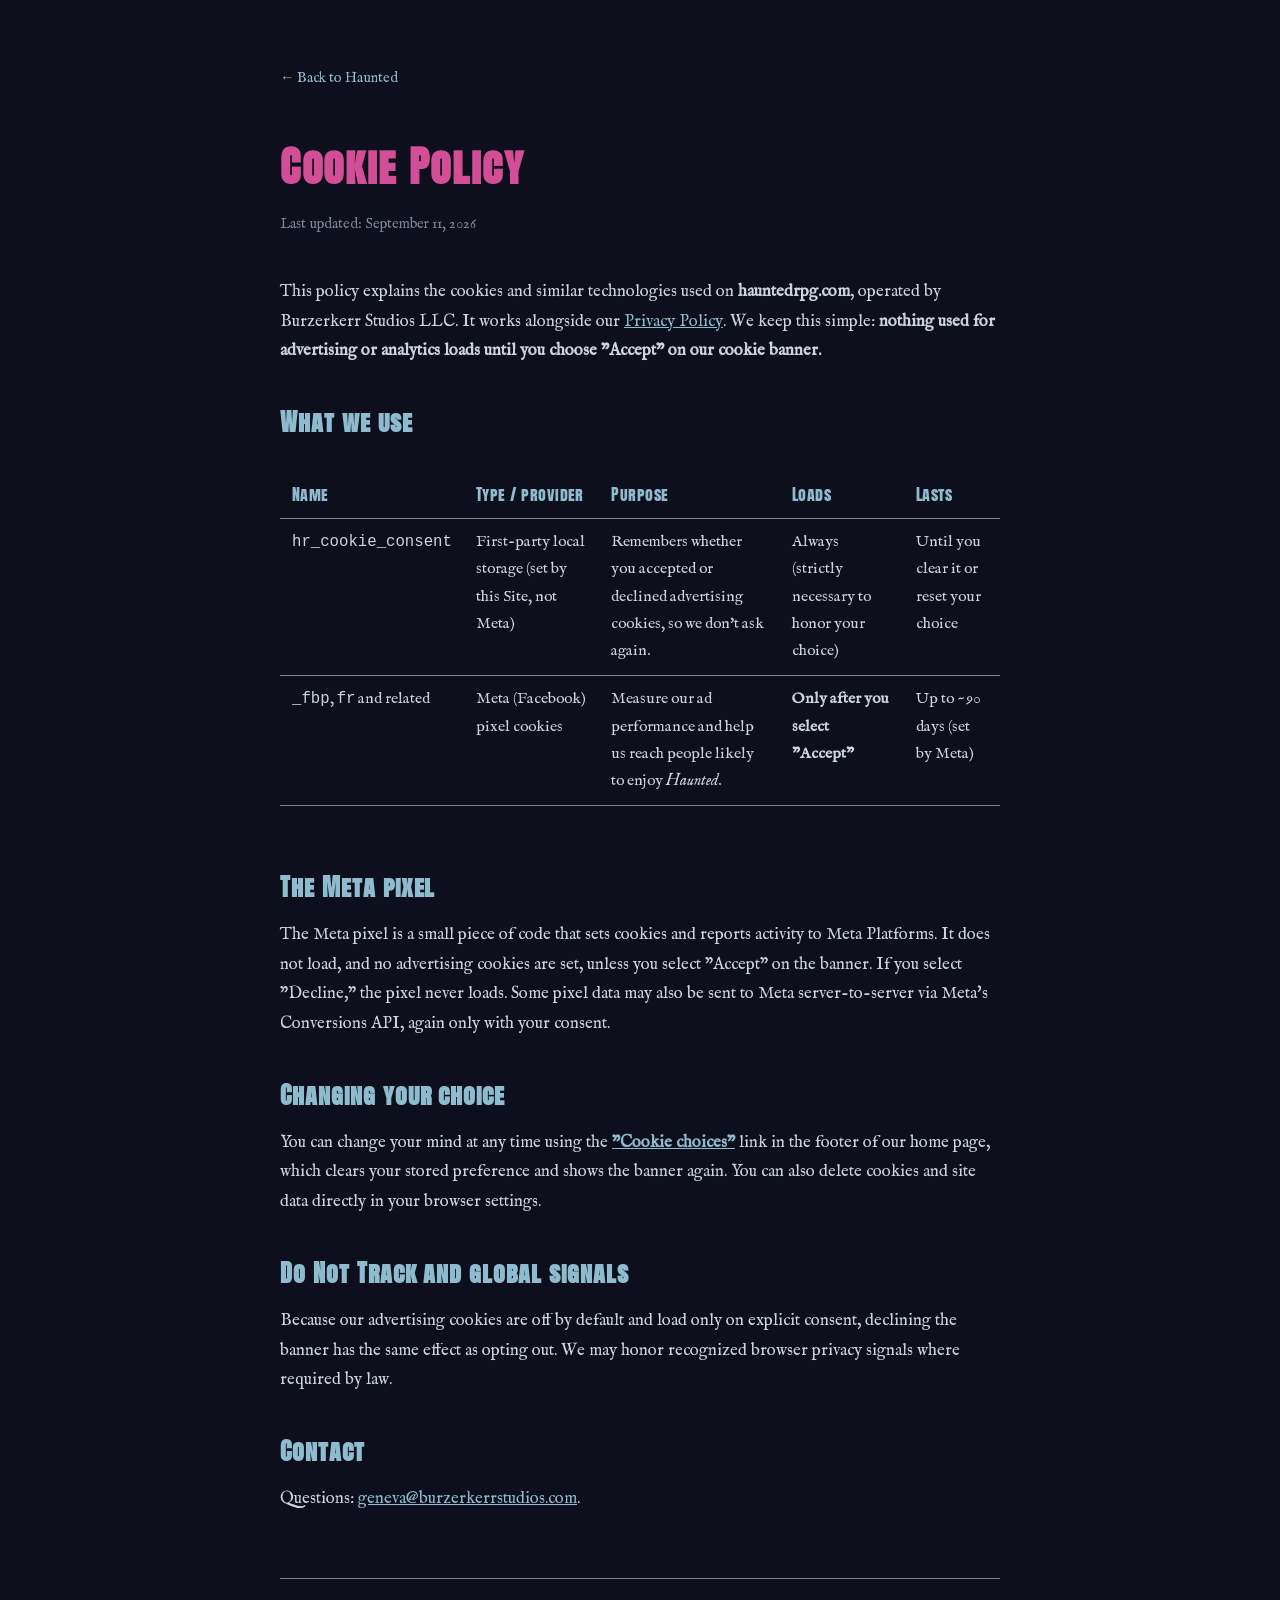
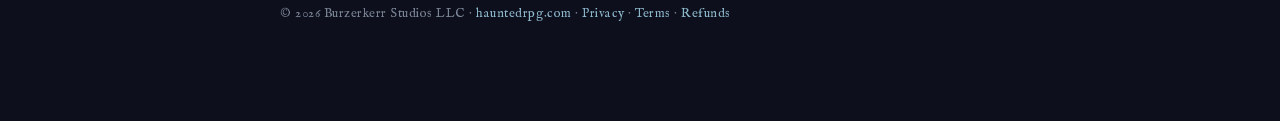
<file: cookies.html>
<!DOCTYPE html>
<html lang="en">
<head>
  <meta charset="UTF-8">
  <meta name="viewport" content="width=device-width, initial-scale=1.0">
  <title>Cookie Policy | Haunted | Burzerkerr Studios</title>
  <meta name="robots" content="noindex">
  <meta name="description" content="Cookie policy for hauntedrpg.com: the consent-gated Meta pixel, the choice we store to remember your preference, and how to change it.">
  <link rel="canonical" href="https://hauntedrpg.com/cookies.html">
  <link rel="preload" href="assets/fonts/im-fell-english-latin-400-normal.woff2" as="font" type="font/woff2" crossorigin>
  <link rel="stylesheet" href="assets/privacy.css?v=20260923">
  <style>
    table.cookies { width:100%; border-collapse:collapse; margin:1rem 0 1.5rem; font-size:0.98rem; }
    table.cookies th, table.cookies td { text-align:left; vertical-align:top; padding:0.6rem 0.75rem; border-bottom:1px solid var(--smoke-grey); }
    table.cookies th { font-family:var(--font-heading); color:var(--ghost-light); letter-spacing:0.03em; font-weight:normal; }
    .table-scroll { overflow-x:auto; }
  </style>
</head>
<body>
  <div class="wrap">
    <a class="back" href="index.html">&larr; Back to Haunted</a>
    <h1>Cookie Policy</h1>
    <p class="updated">Last updated: <time datetime="2026-09-11">September 11, 2026</time></p>

    <p>
      This policy explains the cookies and similar technologies used on <strong>hauntedrpg.com</strong>,
      operated by Burzerkerr Studios LLC. It works alongside our <a href="privacy.html">Privacy Policy</a>.
      We keep this simple: <strong>nothing used for advertising or analytics loads until you choose
      "Accept" on our cookie banner.</strong>
    </p>

    <h2>What we use</h2>
    <div class="table-scroll">
    <table class="cookies">
      <thead>
        <tr><th>Name</th><th>Type / provider</th><th>Purpose</th><th>Loads</th><th>Lasts</th></tr>
      </thead>
      <tbody>
        <tr>
          <td><code>hr_cookie_consent</code></td>
          <td>First-party local storage (set by this Site, not Meta)</td>
          <td>Remembers whether you accepted or declined advertising cookies, so we don't ask again.</td>
          <td>Always (strictly necessary to honor your choice)</td>
          <td>Until you clear it or reset your choice</td>
        </tr>
        <tr>
          <td><code>_fbp</code>, <code>fr</code> and related</td>
          <td>Meta (Facebook) pixel cookies</td>
          <td>Measure our ad performance and help us reach people likely to enjoy <em>Haunted</em>.</td>
          <td><strong>Only after you select "Accept"</strong></td>
          <td>Up to ~90 days (set by Meta)</td>
        </tr>
      </tbody>
    </table>
    </div>

    <h2>The Meta pixel</h2>
    <p>
      The Meta pixel is a small piece of code that sets cookies and reports activity to Meta Platforms.
      It does not load, and no advertising cookies are set, unless you select "Accept" on the banner. If
      you select "Decline," the pixel never loads. Some pixel data may also be sent to Meta
      server-to-server via Meta's Conversions API, again only with your consent.
    </p>

    <h2>Changing your choice</h2>
    <p>
      You can change your mind at any time using the <strong><a href="index.html">"Cookie choices"</a></strong>
      link in the footer of our home page, which clears your stored preference and shows the banner again.
      You can also delete cookies and site data directly in your browser settings.
    </p>

    <h2>Do Not Track and global signals</h2>
    <p>
      Because our advertising cookies are off by default and load only on explicit consent, declining the
      banner has the same effect as opting out. We may honor recognized browser privacy signals where
      required by law.
    </p>

    <h2>Contact</h2>
    <p>Questions: <a href="mailto:geneva@burzerkerrstudios.com">geneva@burzerkerrstudios.com</a>.</p>
  </div>

  <footer class="pagefoot">
    &copy; 2026 Burzerkerr Studios LLC &middot; <a href="index.html">hauntedrpg.com</a> &middot; <a href="privacy.html">Privacy</a> &middot; <a href="terms.html">Terms</a> &middot; <a href="refund.html">Refunds</a>
  </footer>
</body>
</html>
</file>
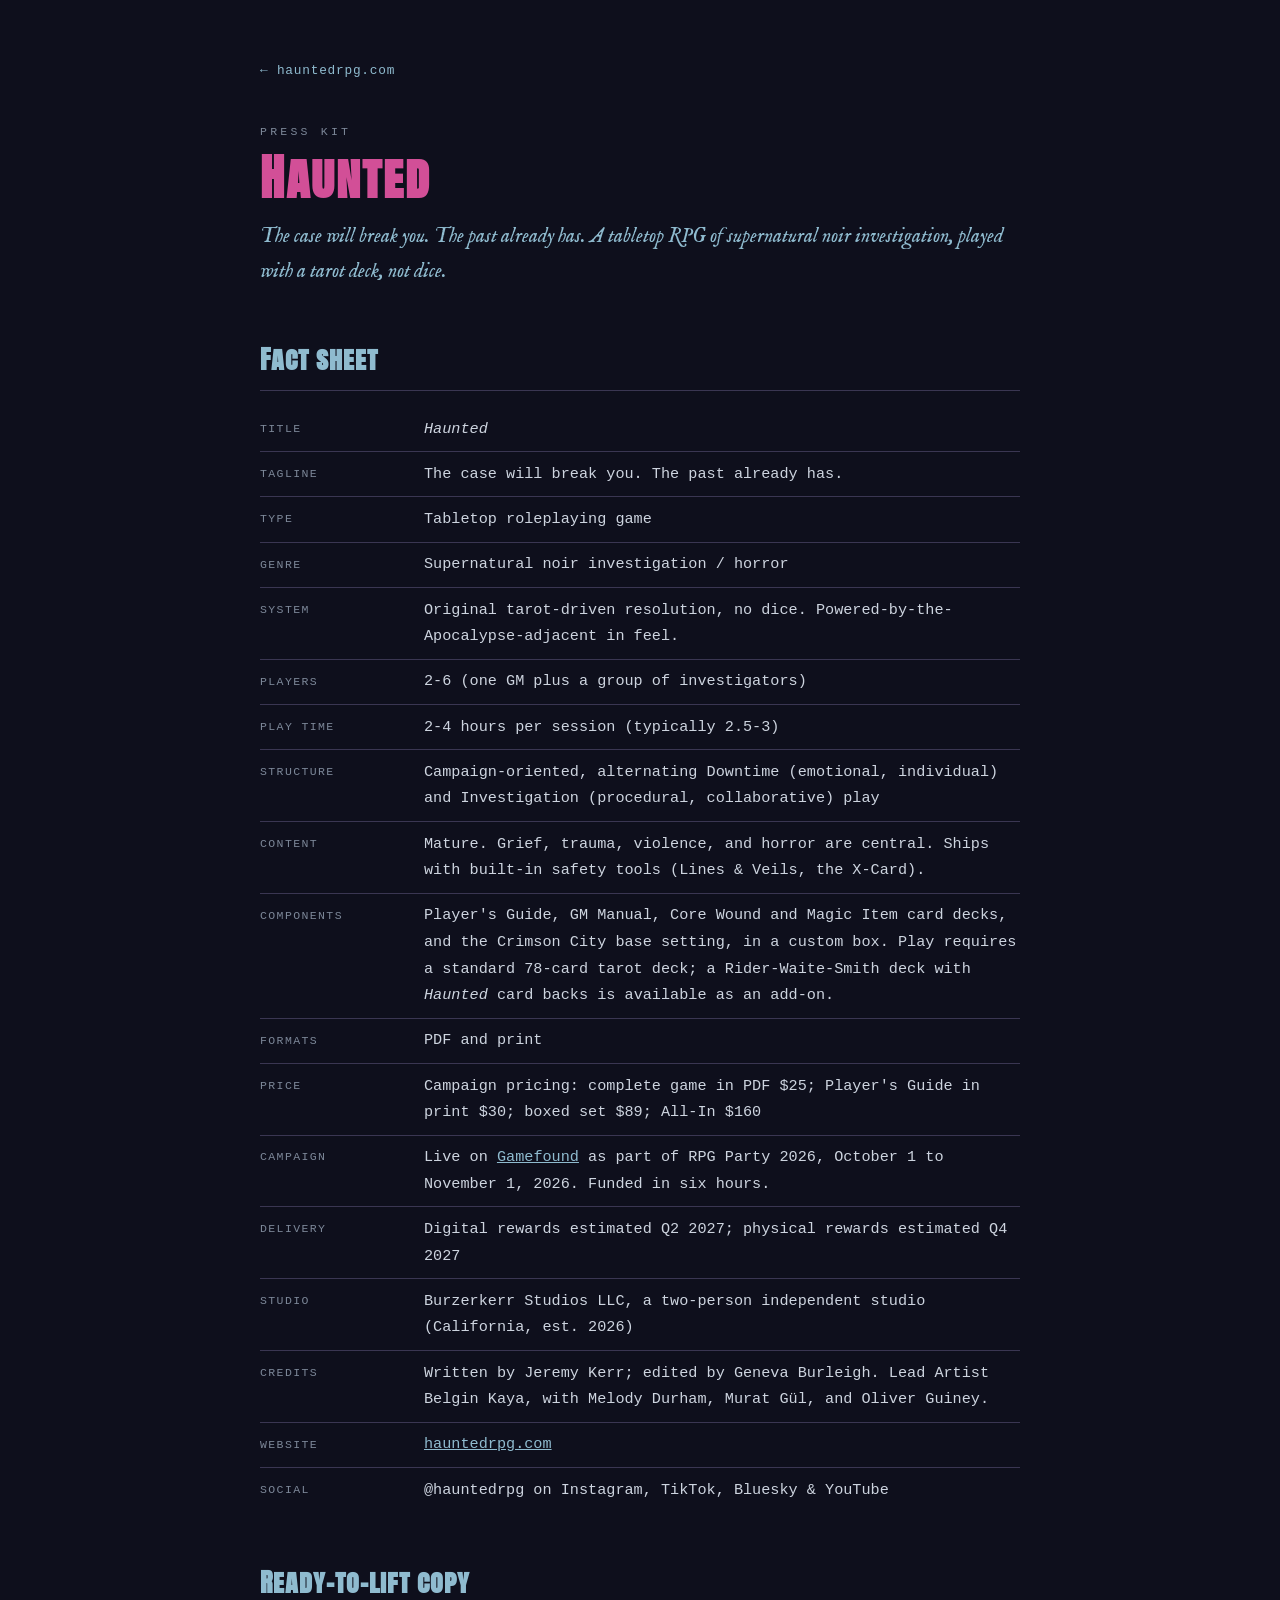
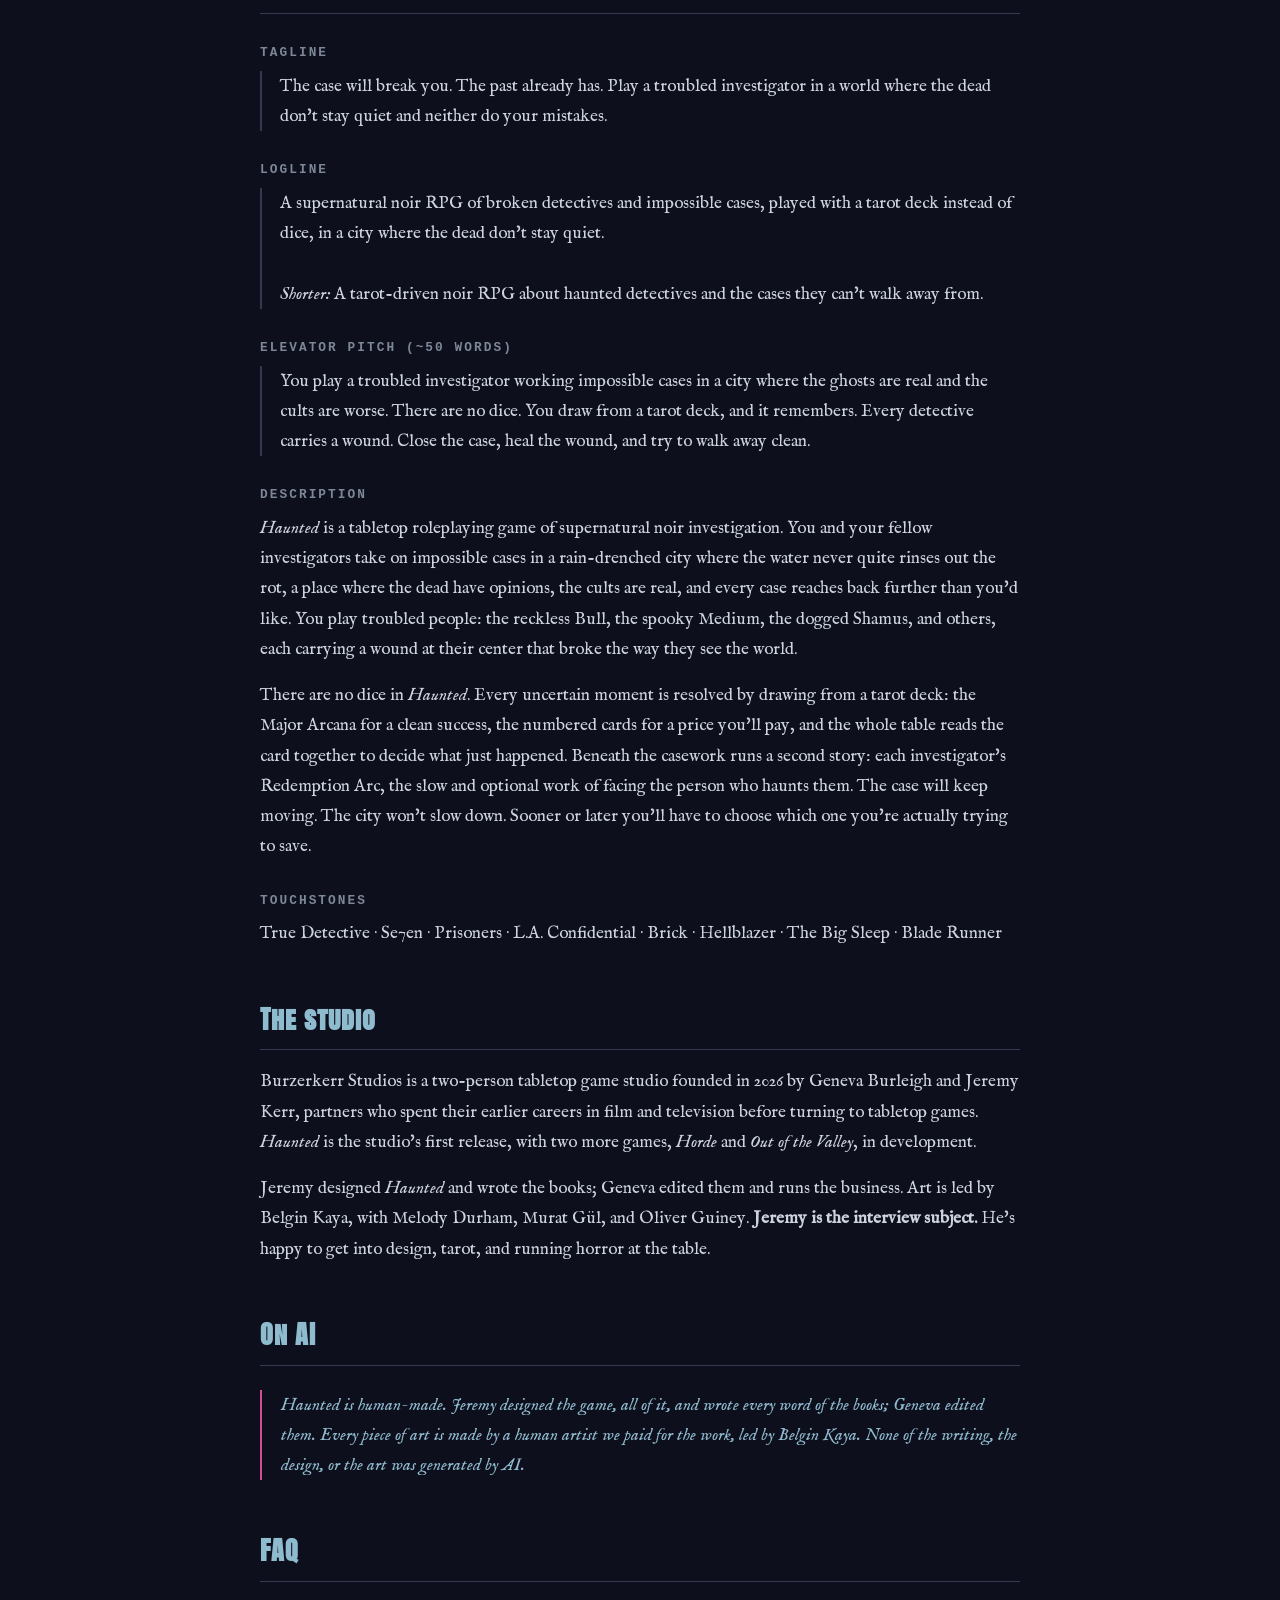
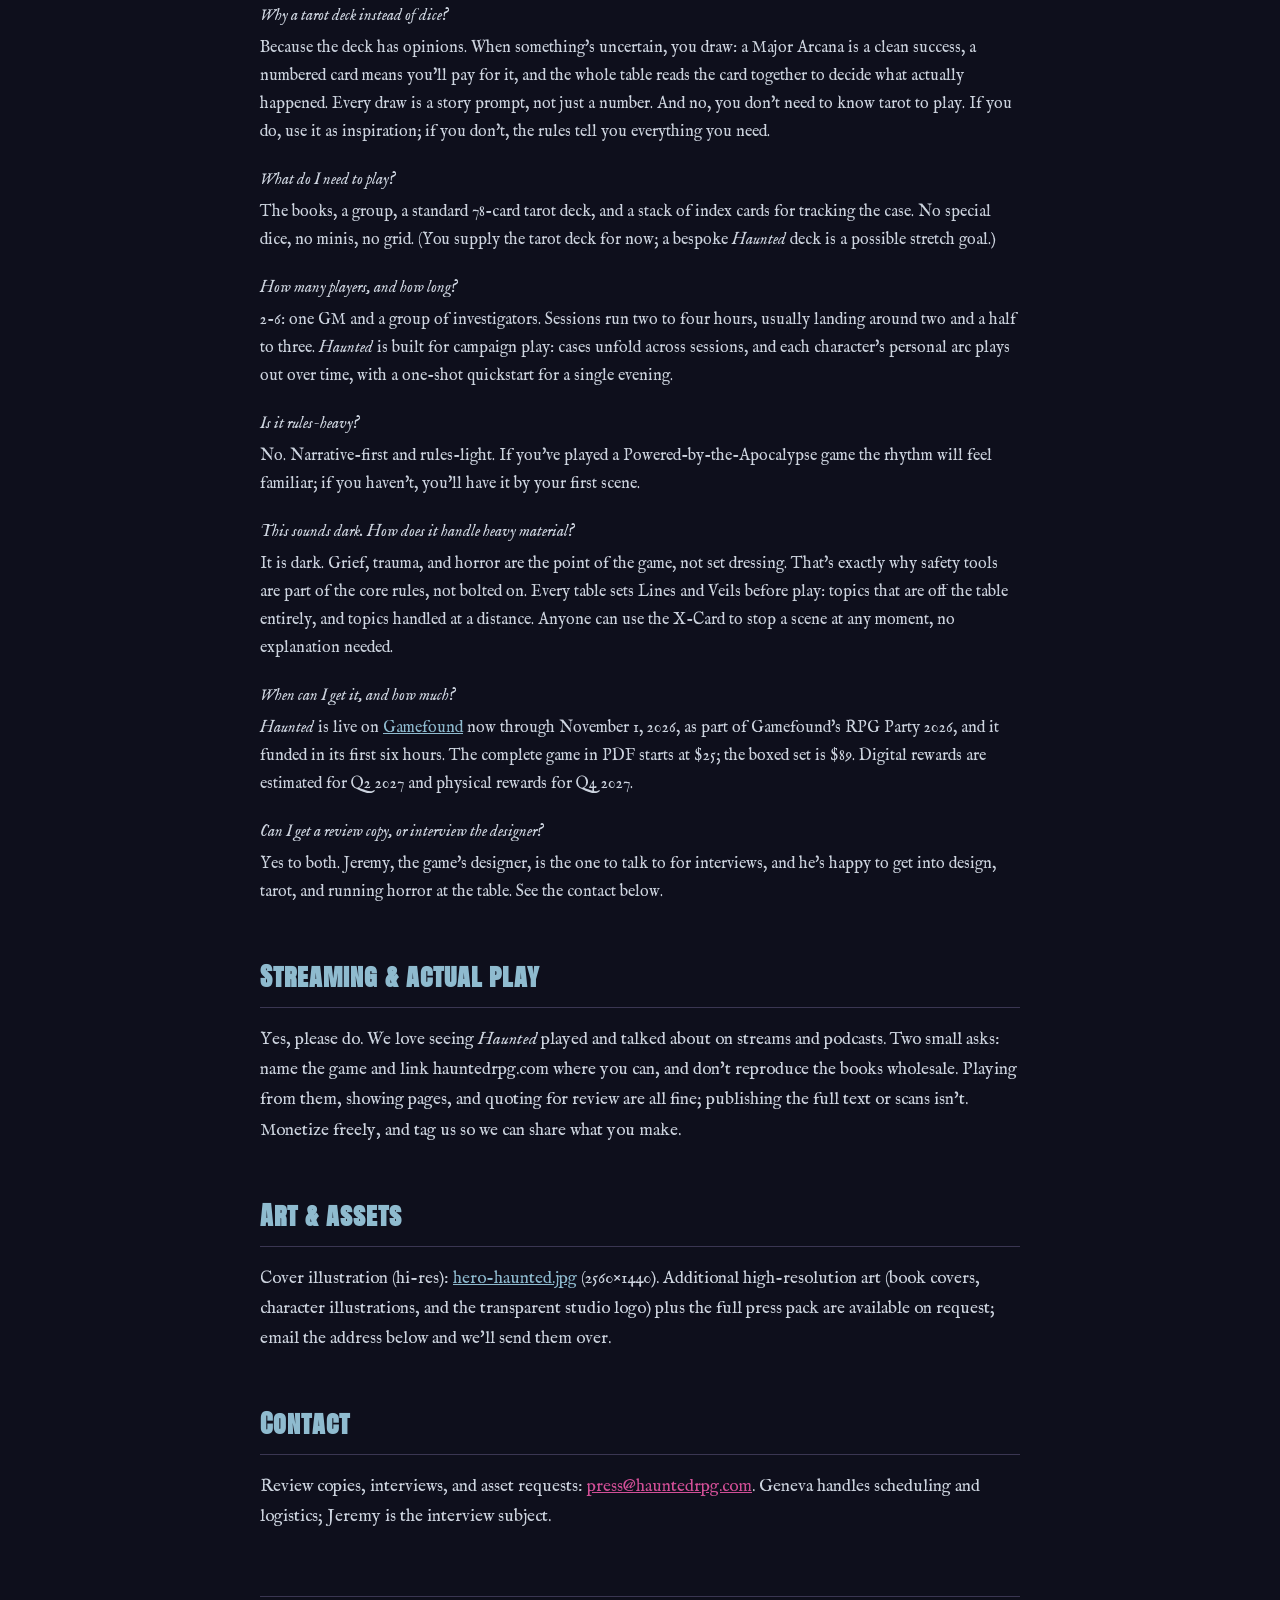
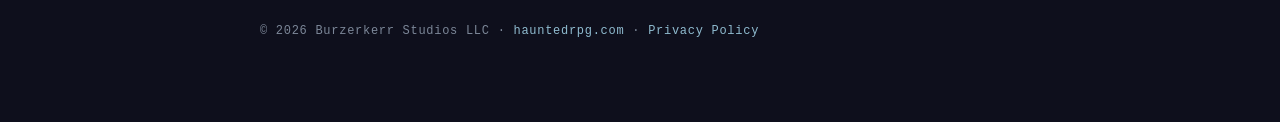
<file: press.html>
<!DOCTYPE html>
<html lang="en">
<head>
  <meta charset="UTF-8">
  <meta name="viewport" content="width=device-width, initial-scale=1.0">
  <title>Press Kit | Haunted | Burzerkerr Studios</title>
  <meta name="description" content="Press kit for Haunted, a tabletop RPG of supernatural noir investigation played with a tarot deck. Fact sheet, ready-to-lift copy, FAQ, credits, and press contact. Live on Gamefound through November 1, 2026.">
  <link rel="canonical" href="https://hauntedrpg.com/press.html">

  <meta property="og:type" content="website">
  <meta property="og:site_name" content="Haunted">
  <meta property="og:url" content="https://hauntedrpg.com/press.html">
  <meta property="og:title" content="Press Kit | Haunted | Burzerkerr Studios">
  <meta property="og:description" content="Fact sheet, ready-to-lift copy, FAQ, credits, and press contact for Haunted, a tarot-driven supernatural noir RPG, live on Gamefound through November 1, 2026.">
  <meta property="og:image" content="https://hauntedrpg.com/assets/hero-haunted.jpg">
  <meta name="twitter:card" content="summary_large_image">
  <meta name="twitter:title" content="Press Kit | Haunted | Burzerkerr Studios">
  <meta name="twitter:description" content="Fact sheet, ready-to-lift copy, FAQ, and press contact for Haunted, a tarot-driven supernatural noir RPG.">
  <meta name="twitter:image" content="https://hauntedrpg.com/assets/hero-haunted.jpg">

  <link rel="preload" href="assets/fonts/im-fell-english-latin-400-normal.woff2" as="font" type="font/woff2" crossorigin>
  <link rel="stylesheet" href="press.css?v=20260923">

  <!-- Freshness signals for AI/search crawlers -->
  <meta property="article:published_time" content="2026-08-23T00:00:00Z">
  <meta property="article:modified_time" content="2026-08-23T00:00:00Z">

  <!-- Structured data: machine-readable facts for search + AI assistants -->
  <script type="application/ld+json">
  {
    "@context": "https://schema.org",
    "@graph": [
      {
        "@type": "Organization",
        "@id": "https://hauntedrpg.com/#studio",
        "name": "Burzerkerr Studios LLC",
        "url": "https://hauntedrpg.com/",
        "sameAs": [
          "https://instagram.com/hauntedrpg",
          "https://tiktok.com/@hauntedrpg",
          "https://bsky.app/profile/hauntedrpg.bsky.social",
          "https://www.youtube.com/@HauntedRPG"
        ]
      },
      {
        "@type": "WebPage",
        "@id": "https://hauntedrpg.com/press.html",
        "name": "Press Kit | Haunted",
        "url": "https://hauntedrpg.com/press.html",
        "about": { "@id": "https://hauntedrpg.com/#studio" },
        "isPartOf": { "@id": "https://hauntedrpg.com/" }
      },
      {
        "@type": "FAQPage",
        "@id": "https://hauntedrpg.com/press.html#faq",
        "mainEntity": [
          {
            "@type": "Question",
            "name": "Why a tarot deck instead of dice?",
            "acceptedAnswer": {
              "@type": "Answer",
              "text": "Because the deck has opinions. When something's uncertain, you draw: a Major Arcana is a clean success, a numbered card means you'll pay for it, and the whole table reads the card together to decide what actually happened. Every draw is a story prompt, not just a number. And no, you don't need to know tarot to play. If you do, use it as inspiration; if you don't, the rules tell you everything you need."
            }
          },
          {
            "@type": "Question",
            "name": "What do I need to play?",
            "acceptedAnswer": {
              "@type": "Answer",
              "text": "The books, a group, a standard 78-card tarot deck, and a stack of index cards for tracking the case. No special dice, no minis, no grid. (You supply the tarot deck for now; a bespoke Haunted deck is a possible stretch goal.)"
            }
          },
          {
            "@type": "Question",
            "name": "How many players, and how long?",
            "acceptedAnswer": {
              "@type": "Answer",
              "text": "2-6: one GM and a group of investigators. Sessions run two to four hours, usually landing around two and a half to three. Haunted is built for campaign play: cases unfold across sessions, and each character's personal arc plays out over time, with a one-shot quickstart for a single evening."
            }
          },
          {
            "@type": "Question",
            "name": "Is it rules-heavy?",
            "acceptedAnswer": {
              "@type": "Answer",
              "text": "No. Narrative-first and rules-light. If you've played a Powered-by-the-Apocalypse game the rhythm will feel familiar; if you haven't, you'll have it by your first scene."
            }
          },
          {
            "@type": "Question",
            "name": "This sounds dark. How does it handle heavy material?",
            "acceptedAnswer": {
              "@type": "Answer",
              "text": "It is dark. Grief, trauma, and horror are the point of the game, not set dressing. That's exactly why safety tools are part of the core rules, not bolted on. Every table sets Lines and Veils before play: topics that are off the table entirely, and topics handled at a distance. Anyone can use the X-Card to stop a scene at any moment, no explanation needed."
            }
          },
          {
            "@type": "Question",
            "name": "When can I get it, and how much?",
            "acceptedAnswer": {
              "@type": "Answer",
              "text": "Haunted is live on Gamefound now through November 1, 2026, as part of Gamefound's RPG Party 2026, and it funded in its first six hours. The complete game in PDF starts at $25; the boxed set is $89."
            }
          },
          {
            "@type": "Question",
            "name": "Can I get a review copy, or interview the designer?",
            "acceptedAnswer": {
              "@type": "Answer",
              "text": "Yes to both. Jeremy, the game's designer, is the one to talk to for interviews, and he's happy to get into design, tarot, and running horror at the table."
            }
          }
        ]
      }
    ]
  }
  </script>
</head>
<body>
  <div class="wrap">
    <a class="back" href="index.html">← hauntedrpg.com</a>

    <p class="eyebrow">Press Kit</p>
    <h1>Haunted</h1>
    <p class="lede">The case will break you. The past already has. A tabletop RPG of supernatural noir investigation, played with a tarot deck, not dice.</p>

    <!-- ============================ FACT SHEET ============================ -->
    <h2>Fact sheet</h2>
    <dl class="facts">
      <div><dt>Title</dt><dd><em>Haunted</em></dd></div>
      <div><dt>Tagline</dt><dd>The case will break you. The past already has.</dd></div>
      <div><dt>Type</dt><dd>Tabletop roleplaying game</dd></div>
      <div><dt>Genre</dt><dd>Supernatural noir investigation / horror</dd></div>
      <div><dt>System</dt><dd>Original tarot-driven resolution, no dice. Powered-by-the-Apocalypse-adjacent in feel.</dd></div>
      <div><dt>Players</dt><dd>2-6 (one GM plus a group of investigators)</dd></div>
      <div><dt>Play time</dt><dd>2-4 hours per session (typically 2.5-3)</dd></div>
      <div><dt>Structure</dt><dd>Campaign-oriented, alternating Downtime (emotional, individual) and Investigation (procedural, collaborative) play</dd></div>
      <div><dt>Content</dt><dd>Mature. Grief, trauma, violence, and horror are central. Ships with built-in safety tools (Lines &amp; Veils, the X-Card).</dd></div>
      <div><dt>Components</dt><dd>Player's Guide, GM Manual, Core Wound and Magic Item card decks, and the Crimson City base setting, in a custom box. Play requires a standard 78-card tarot deck; a Rider-Waite-Smith deck with <em>Haunted</em> card backs is available as an add-on.</dd></div>
      <div><dt>Formats</dt><dd>PDF and print</dd></div>
      <div><dt>Price</dt><dd>Campaign pricing: complete game in PDF $25; Player's Guide in print $30; boxed set $89; All-In $160</dd></div>
      <div><dt>Campaign</dt><dd>Live on <a href="https://gamefound.com/en/projects/burzerkerr-studios/haunted">Gamefound</a> as part of RPG Party 2026, October 1 to November 1, 2026. Funded in six hours.</dd></div>
      <div><dt>Delivery</dt><dd>Digital rewards estimated Q2 2027; physical rewards estimated Q4 2027</dd></div>
      <div><dt>Studio</dt><dd>Burzerkerr Studios LLC, a two-person independent studio (California, est. 2026)</dd></div>
      <div><dt>Credits</dt><dd>Written by Jeremy Kerr; edited by Geneva Burleigh. Lead Artist Belgin Kaya, with Melody Durham, Murat Gül, and Oliver Guiney.</dd></div>
      <div><dt>Website</dt><dd><a href="https://hauntedrpg.com/">hauntedrpg.com</a></dd></div>
      <div><dt>Social</dt><dd>@hauntedrpg on Instagram, TikTok, Bluesky &amp; YouTube</dd></div>
    </dl>

    <!-- ============================ COPY ============================ -->
    <h2>Ready-to-lift copy</h2>

    <h3>Tagline</h3>
    <p class="lift">The case will break you. The past already has. Play a troubled investigator in a world where the dead don't stay quiet and neither do your mistakes.</p>

    <h3>Logline</h3>
    <p class="lift">A supernatural noir RPG of broken detectives and impossible cases, played with a tarot deck instead of dice, in a city where the dead don't stay quiet.<br><br>
    <em>Shorter:</em> A tarot-driven noir RPG about haunted detectives and the cases they can't walk away from.</p>

    <h3>Elevator pitch (~50 words)</h3>
    <p class="lift">You play a troubled investigator working impossible cases in a city where the ghosts are real and the cults are worse. There are no dice. You draw from a tarot deck, and it remembers. Every detective carries a wound. Close the case, heal the wound, and try to walk away clean.</p>

    <h3>Description</h3>
    <p><em>Haunted</em> is a tabletop roleplaying game of supernatural noir investigation. You and your fellow investigators take on impossible cases in a rain-drenched city where the water never quite rinses out the rot, a place where the dead have opinions, the cults are real, and every case reaches back further than you'd like. You play troubled people: the reckless Bull, the spooky Medium, the dogged Shamus, and others, each carrying a wound at their center that broke the way they see the world.</p>
    <p>There are no dice in <em>Haunted</em>. Every uncertain moment is resolved by drawing from a tarot deck: the Major Arcana for a clean success, the numbered cards for a price you'll pay, and the whole table reads the card together to decide what just happened. Beneath the casework runs a second story: each investigator's Redemption Arc, the slow and optional work of facing the person who haunts them. The case will keep moving. The city won't slow down. Sooner or later you'll have to choose which one you're actually trying to save.</p>

    <h3>Touchstones</h3>
    <p>True Detective · Se7en · Prisoners · L.A. Confidential · Brick · Hellblazer · The Big Sleep · Blade Runner</p>

    <!-- ============================ STUDIO ============================ -->
    <h2>The studio</h2>
    <p>Burzerkerr Studios is a two-person tabletop game studio founded in 2026 by Geneva Burleigh and Jeremy Kerr, partners who spent their earlier careers in film and television before turning to tabletop games. <em>Haunted</em> is the studio's first release, with two more games, <em>Horde</em> and <em>Out of the Valley</em>, in development.</p>
    <p>Jeremy designed <em>Haunted</em> and wrote the books; Geneva edited them and runs the business. Art is led by Belgin Kaya, with Melody Durham, Murat Gül, and Oliver Guiney. <strong>Jeremy is the interview subject.</strong> He's happy to get into design, tarot, and running horror at the table.</p>

    <!-- ============================ AI ============================ -->
    <h2>On AI</h2>
    <p class="human-made">Haunted is human-made. Jeremy designed the game, all of it, and wrote every word of the books; Geneva edited them. Every piece of art is made by a human artist we paid for the work, led by Belgin Kaya. None of the writing, the design, or the art was generated by AI.</p>

    <!-- ============================ FAQ ============================ -->
    <h2>FAQ</h2>
    <dl class="faq">
      <dt class="faq-q">Why a tarot deck instead of dice?</dt>
      <dd>Because the deck has opinions. When something's uncertain, you draw: a Major Arcana is a clean success, a numbered card means you'll pay for it, and the whole table reads the card together to decide what actually happened. Every draw is a story prompt, not just a number. And no, you don't need to know tarot to play. If you do, use it as inspiration; if you don't, the rules tell you everything you need.</dd>

      <dt class="faq-q">What do I need to play?</dt>
      <dd>The books, a group, a standard 78-card tarot deck, and a stack of index cards for tracking the case. No special dice, no minis, no grid. (You supply the tarot deck for now; a bespoke <em>Haunted</em> deck is a possible stretch goal.)</dd>

      <dt class="faq-q">How many players, and how long?</dt>
      <dd>2-6: one GM and a group of investigators. Sessions run two to four hours, usually landing around two and a half to three. <em>Haunted</em> is built for campaign play: cases unfold across sessions, and each character's personal arc plays out over time, with a one-shot quickstart for a single evening.</dd>

      <dt class="faq-q">Is it rules-heavy?</dt>
      <dd>No. Narrative-first and rules-light. If you've played a Powered-by-the-Apocalypse game the rhythm will feel familiar; if you haven't, you'll have it by your first scene.</dd>

      <dt class="faq-q">This sounds dark. How does it handle heavy material?</dt>
      <dd>It is dark. Grief, trauma, and horror are the point of the game, not set dressing. That's exactly why safety tools are part of the core rules, not bolted on. Every table sets Lines and Veils before play: topics that are off the table entirely, and topics handled at a distance. Anyone can use the X-Card to stop a scene at any moment, no explanation needed.</dd>

      <dt class="faq-q">When can I get it, and how much?</dt>
      <dd><em>Haunted</em> is live on <a href="https://gamefound.com/en/projects/burzerkerr-studios/haunted">Gamefound</a> now through November 1, 2026, as part of Gamefound's RPG Party 2026, and it funded in its first six hours. The complete game in PDF starts at $25; the boxed set is $89. Digital rewards are estimated for Q2 2027 and physical rewards for Q4 2027.</dd>

      <dt class="faq-q">Can I get a review copy, or interview the designer?</dt>
      <dd>Yes to both. Jeremy, the game's designer, is the one to talk to for interviews, and he's happy to get into design, tarot, and running horror at the table. See the contact below.</dd>
    </dl>

    <!-- ============================ STREAMING ============================ -->
    <h2>Streaming &amp; actual play</h2>
    <p>Yes, please do. We love seeing <em>Haunted</em> played and talked about on streams and podcasts. Two small asks: name the game and link hauntedrpg.com where you can, and don't reproduce the books wholesale. Playing from them, showing pages, and quoting for review are all fine; publishing the full text or scans isn't. Monetize freely, and tag us so we can share what you make.</p>

    <!-- ============================ ASSETS ============================ -->
    <h2>Art &amp; assets</h2>
    <p>Cover illustration (hi-res): <a href="assets/hero-haunted.jpg" download>hero-haunted.jpg</a> (2560×1440). Additional high-resolution art (book covers, character illustrations, and the transparent studio logo) plus the full press pack are available on request; email the address below and we'll send them over.</p>

    <!-- ============================ CONTACT ============================ -->
    <h2>Contact</h2>
    <p class="contact">Review copies, interviews, and asset requests: <a href="mailto:press@hauntedrpg.com">press@hauntedrpg.com</a>. Geneva handles scheduling and logistics; Jeremy is the interview subject.</p>
  </div>

  <footer class="pagefoot">
    © 2026 Burzerkerr Studios LLC · <a href="index.html">hauntedrpg.com</a> · <a href="privacy.html">Privacy Policy</a>
  </footer>
</body>
</html>
</file>
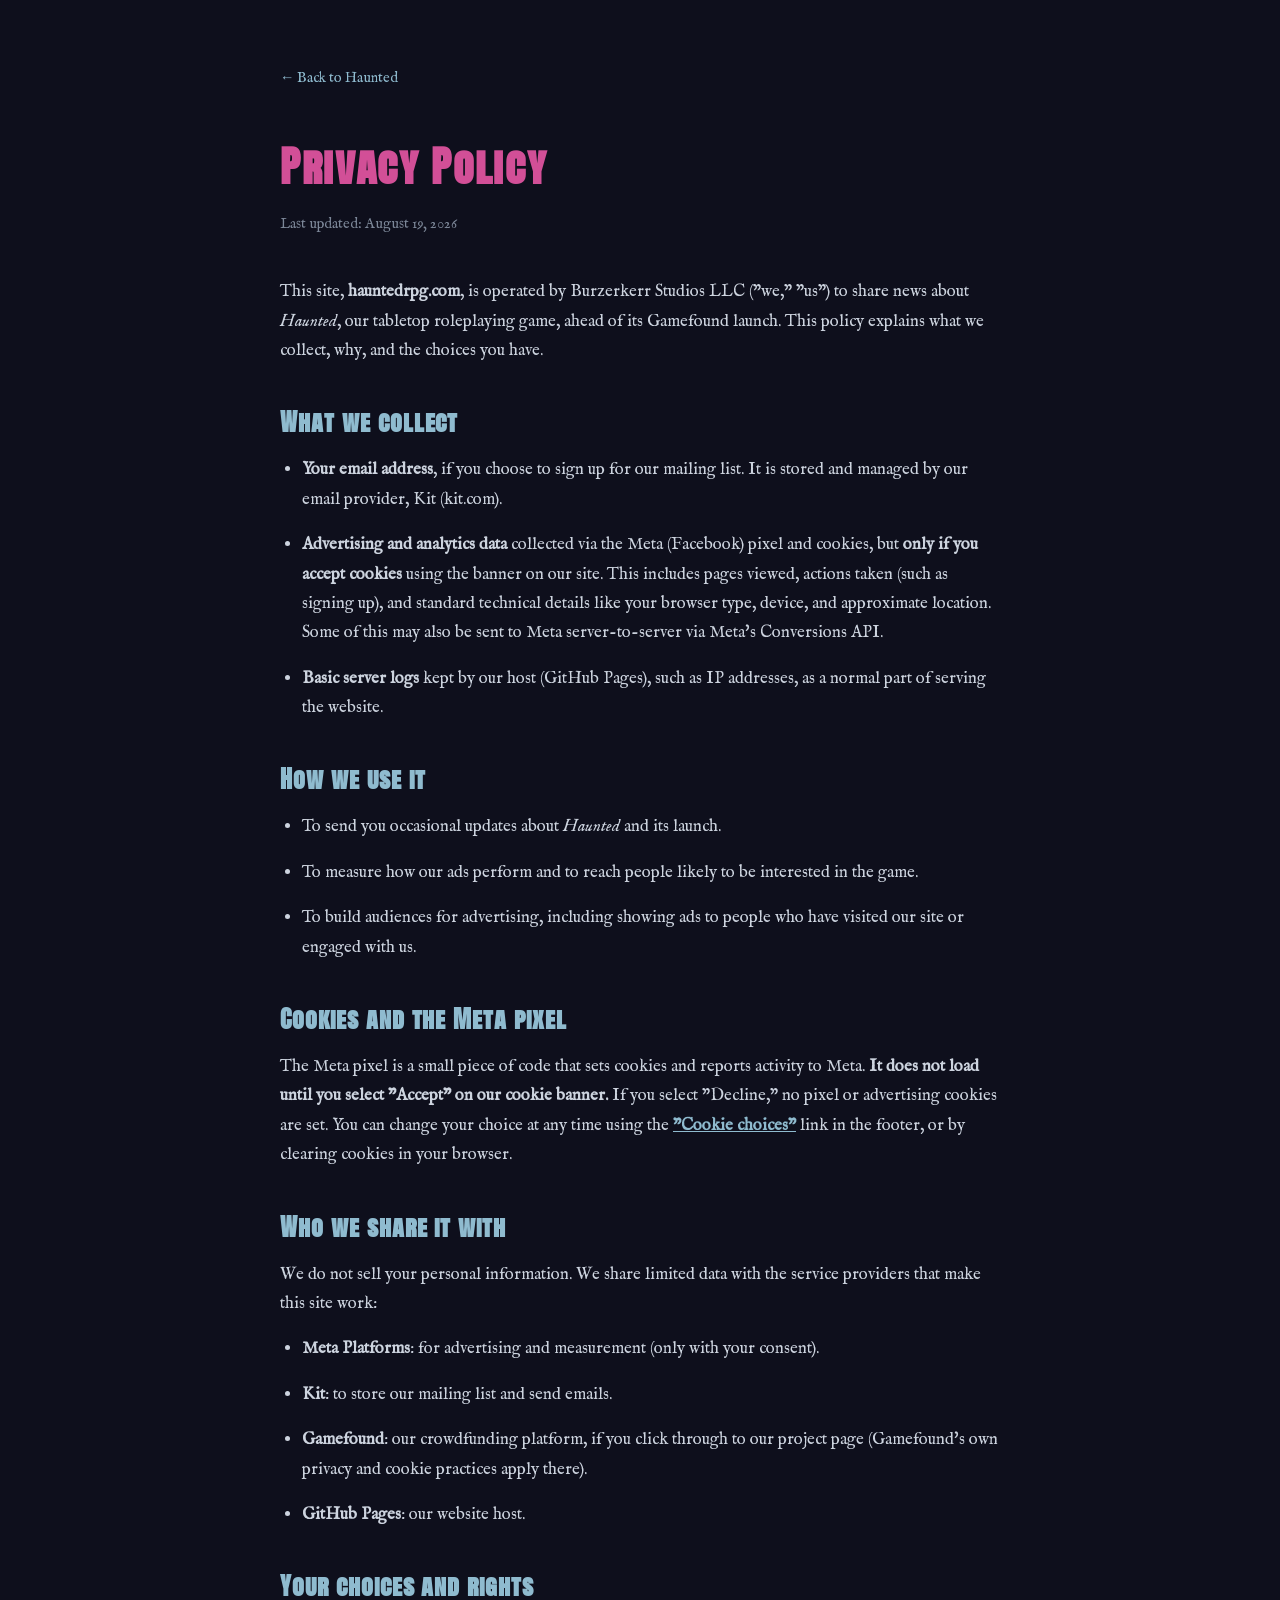
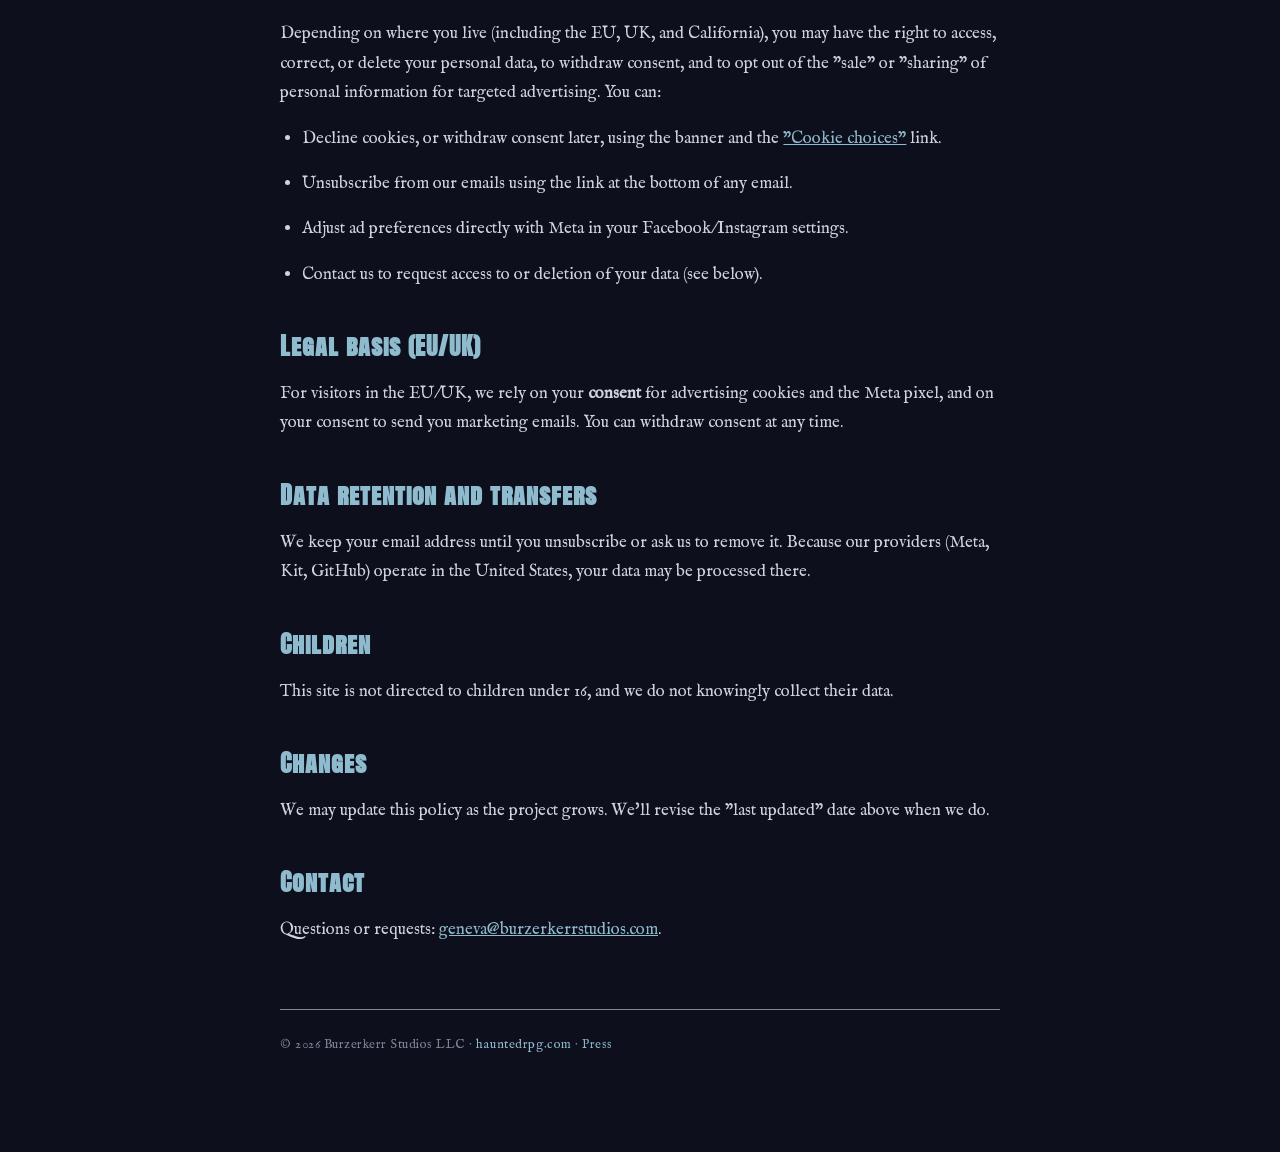
<file: privacy.html>
<!DOCTYPE html>
<html lang="en">
<head>
  <meta charset="UTF-8">
  <meta name="viewport" content="width=device-width, initial-scale=1.0">
  <title>Privacy Policy | Haunted | Burzerkerr Studios</title>
  <meta name="robots" content="noindex">
  <meta name="description" content="Privacy policy for hauntedrpg.com: what Burzerkerr Studios collects (email signups, consent-gated Meta pixel data), how it's used, who it's shared with, and your rights under EU/UK/California law.">
  <link rel="canonical" href="https://hauntedrpg.com/privacy.html">

  <meta property="og:type" content="website">
  <meta property="og:site_name" content="Haunted">
  <meta property="og:url" content="https://hauntedrpg.com/privacy.html">
  <meta property="og:title" content="Privacy Policy | Haunted | Burzerkerr Studios">
  <meta property="og:description" content="What Burzerkerr Studios collects, how it's used, who it's shared with, and your rights under EU/UK/California law.">

  <link rel="preload" href="assets/fonts/im-fell-english-latin-400-normal.woff2" as="font" type="font/woff2" crossorigin>
  <link rel="stylesheet" href="assets/privacy.css?v=20260923">

  <!-- Structured data: machine-readable facts for search + AI assistants -->
  <script type="application/ld+json">
  {
    "@context": "https://schema.org",
    "@graph": [
      {
        "@type": "Organization",
        "@id": "https://hauntedrpg.com/#studio",
        "name": "Burzerkerr Studios LLC",
        "url": "https://hauntedrpg.com/"
      },
      {
        "@type": "WebPage",
        "@id": "https://hauntedrpg.com/privacy.html",
        "name": "Privacy Policy | Haunted",
        "url": "https://hauntedrpg.com/privacy.html",
        "about": { "@id": "https://hauntedrpg.com/#studio" },
        "isPartOf": { "@id": "https://hauntedrpg.com/" },
        "dateModified": "2026-08-19"
      }
    ]
  }
  </script>
</head>
<body>
  <div class="wrap">
    <a class="back" href="index.html">← Back to Haunted</a>
    <h1>Privacy Policy</h1>
    <p class="updated">Last updated: <time datetime="2026-08-19">August 19, 2026</time></p>

    <p>
      This site, <strong>hauntedrpg.com</strong>, is operated by Burzerkerr Studios LLC ("we," "us")
      to share news about <em>Haunted</em>, our tabletop roleplaying game, ahead of its Gamefound
      launch. This policy explains what we collect, why, and the choices you have.
    </p>

    <h2>What we collect</h2>
    <ul>
      <li><strong>Your email address</strong>, if you choose to sign up for our mailing list. It is
        stored and managed by our email provider, Kit (kit.com).</li>
      <li><strong>Advertising and analytics data</strong> collected via the Meta (Facebook) pixel and
        cookies, but <strong>only if you accept cookies</strong> using the banner on our site. This
        includes pages viewed, actions taken (such as signing up), and standard technical details like
        your browser type, device, and approximate location. Some of this may also be sent to Meta
        server-to-server via Meta's Conversions API.</li>
      <li><strong>Basic server logs</strong> kept by our host (GitHub Pages), such as IP addresses, as a
        normal part of serving the website.</li>
    </ul>

    <h2>How we use it</h2>
    <ul>
      <li>To send you occasional updates about <em>Haunted</em> and its launch.</li>
      <li>To measure how our ads perform and to reach people likely to be interested in the game.</li>
      <li>To build audiences for advertising, including showing ads to people who have visited our site
        or engaged with us.</li>
    </ul>

    <h2>Cookies and the Meta pixel</h2>
    <p>
      The Meta pixel is a small piece of code that sets cookies and reports activity to Meta.
      <strong>It does not load until you select "Accept" on our cookie banner.</strong> If you select
      "Decline," no pixel or advertising cookies are set. You can change your choice at any time using
      the <strong><a href="index.html">"Cookie choices"</a></strong> link in the footer, or by clearing cookies in your browser.
    </p>

    <h2>Who we share it with</h2>
    <p>We do not sell your personal information. We share limited data with the service providers that make this site work:</p>
    <ul>
      <li><strong>Meta Platforms</strong>: for advertising and measurement (only with your consent).</li>
      <li><strong>Kit</strong>: to store our mailing list and send emails.</li>
      <li><strong>Gamefound</strong>: our crowdfunding platform, if you click through to our project page (Gamefound's own privacy and cookie practices apply there).</li>
      <li><strong>GitHub Pages</strong>: our website host.</li>
    </ul>

    <h2>Your choices and rights</h2>
    <p>
      Depending on where you live (including the EU, UK, and California), you may have the right to
      access, correct, or delete your personal data, to withdraw consent, and to opt out of the
      "sale" or "sharing" of personal information for targeted advertising. You can:
    </p>
    <ul>
      <li>Decline cookies, or withdraw consent later, using the banner and the <a href="index.html">"Cookie choices"</a> link.</li>
      <li>Unsubscribe from our emails using the link at the bottom of any email.</li>
      <li>Adjust ad preferences directly with Meta in your Facebook/Instagram settings.</li>
      <li>Contact us to request access to or deletion of your data (see below).</li>
    </ul>

    <h2>Legal basis (EU/UK)</h2>
    <p>
      For visitors in the EU/UK, we rely on your <strong>consent</strong> for advertising cookies and the
      Meta pixel, and on your consent to send you marketing emails. You can withdraw consent at any time.
    </p>

    <h2>Data retention and transfers</h2>
    <p>
      We keep your email address until you unsubscribe or ask us to remove it. Because our providers
      (Meta, Kit, GitHub) operate in the United States, your data may be processed there.
    </p>

    <h2>Children</h2>
    <p>This site is not directed to children under 16, and we do not knowingly collect their data.</p>

    <h2>Changes</h2>
    <p>We may update this policy as the project grows. We'll revise the "last updated" date above when we do.</p>

    <h2>Contact</h2>
    <p>Questions or requests: <a href="mailto:geneva@burzerkerrstudios.com">geneva@burzerkerrstudios.com</a>.</p>
  </div>

  <footer class="pagefoot">
    © 2026 Burzerkerr Studios LLC · <a href="index.html">hauntedrpg.com</a> · <a href="press.html">Press</a>
  </footer>
</body>
</html>
</file>
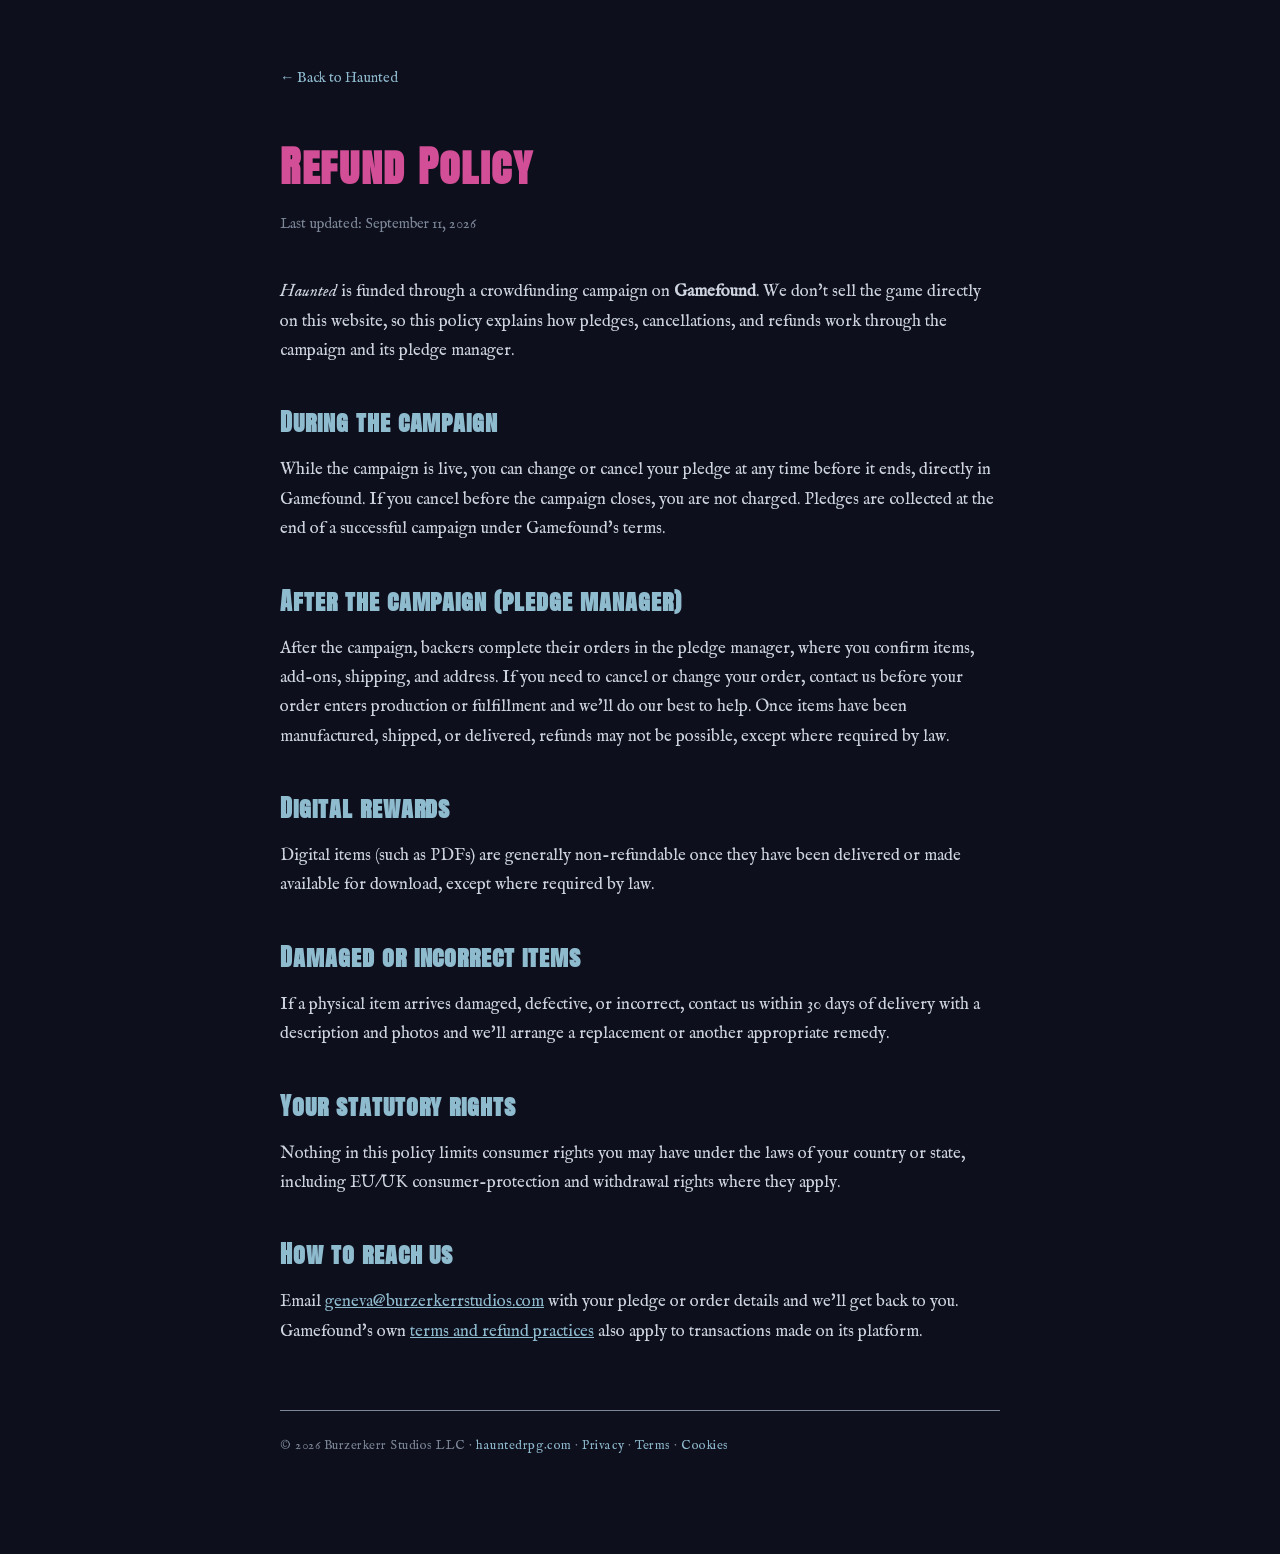
<file: refund.html>
<!DOCTYPE html>
<html lang="en">
<head>
  <meta charset="UTF-8">
  <meta name="viewport" content="width=device-width, initial-scale=1.0">
  <title>Refund Policy | Haunted | Burzerkerr Studios</title>
  <meta name="robots" content="noindex">
  <meta name="description" content="Refund policy for Haunted: how pledges, cancellations, and refunds work through our Gamefound crowdfunding campaign.">
  <link rel="canonical" href="https://hauntedrpg.com/refund.html">
  <link rel="preload" href="assets/fonts/im-fell-english-latin-400-normal.woff2" as="font" type="font/woff2" crossorigin>
  <link rel="stylesheet" href="assets/privacy.css?v=20260923">
</head>
<body>
  <div class="wrap">
    <a class="back" href="index.html">&larr; Back to Haunted</a>
    <h1>Refund Policy</h1>
    <p class="updated">Last updated: <time datetime="2026-09-11">September 11, 2026</time></p>

    <p>
      <em>Haunted</em> is funded through a crowdfunding campaign on <strong>Gamefound</strong>. We don't sell
      the game directly on this website, so this policy explains how pledges, cancellations, and refunds
      work through the campaign and its pledge manager.
    </p>

    <h2>During the campaign</h2>
    <p>
      While the campaign is live, you can change or cancel your pledge at any time before it ends, directly
      in Gamefound. If you cancel before the campaign closes, you are not charged. Pledges are collected at
      the end of a successful campaign under Gamefound's terms.
    </p>

    <h2>After the campaign (pledge manager)</h2>
    <p>
      After the campaign, backers complete their orders in the pledge manager, where you confirm items,
      add-ons, shipping, and address. If you need to cancel or change your order, contact us before your
      order enters production or fulfillment and we'll do our best to help. Once items have been
      manufactured, shipped, or delivered, refunds may not be possible, except where required by law.
    </p>

    <h2>Digital rewards</h2>
    <p>
      Digital items (such as PDFs) are generally non-refundable once they have been delivered or made
      available for download, except where required by law.
    </p>

    <h2>Damaged or incorrect items</h2>
    <p>
      If a physical item arrives damaged, defective, or incorrect, contact us within 30 days of delivery
      with a description and photos and we'll arrange a replacement or another appropriate remedy.
    </p>

    <h2>Your statutory rights</h2>
    <p>
      Nothing in this policy limits consumer rights you may have under the laws of your country or state,
      including EU/UK consumer-protection and withdrawal rights where they apply.
    </p>

    <h2>How to reach us</h2>
    <p>
      Email <a href="mailto:geneva@burzerkerrstudios.com">geneva@burzerkerrstudios.com</a> with your pledge
      or order details and we'll get back to you. Gamefound's own <a href="https://gamefound.com" target="_blank" rel="noopener noreferrer">terms and refund practices</a> also apply to transactions made on its platform.
    </p>
  </div>

  <footer class="pagefoot">
    &copy; 2026 Burzerkerr Studios LLC &middot; <a href="index.html">hauntedrpg.com</a> &middot; <a href="privacy.html">Privacy</a> &middot; <a href="terms.html">Terms</a> &middot; <a href="cookies.html">Cookies</a>
  </footer>
</body>
</html>
</file>
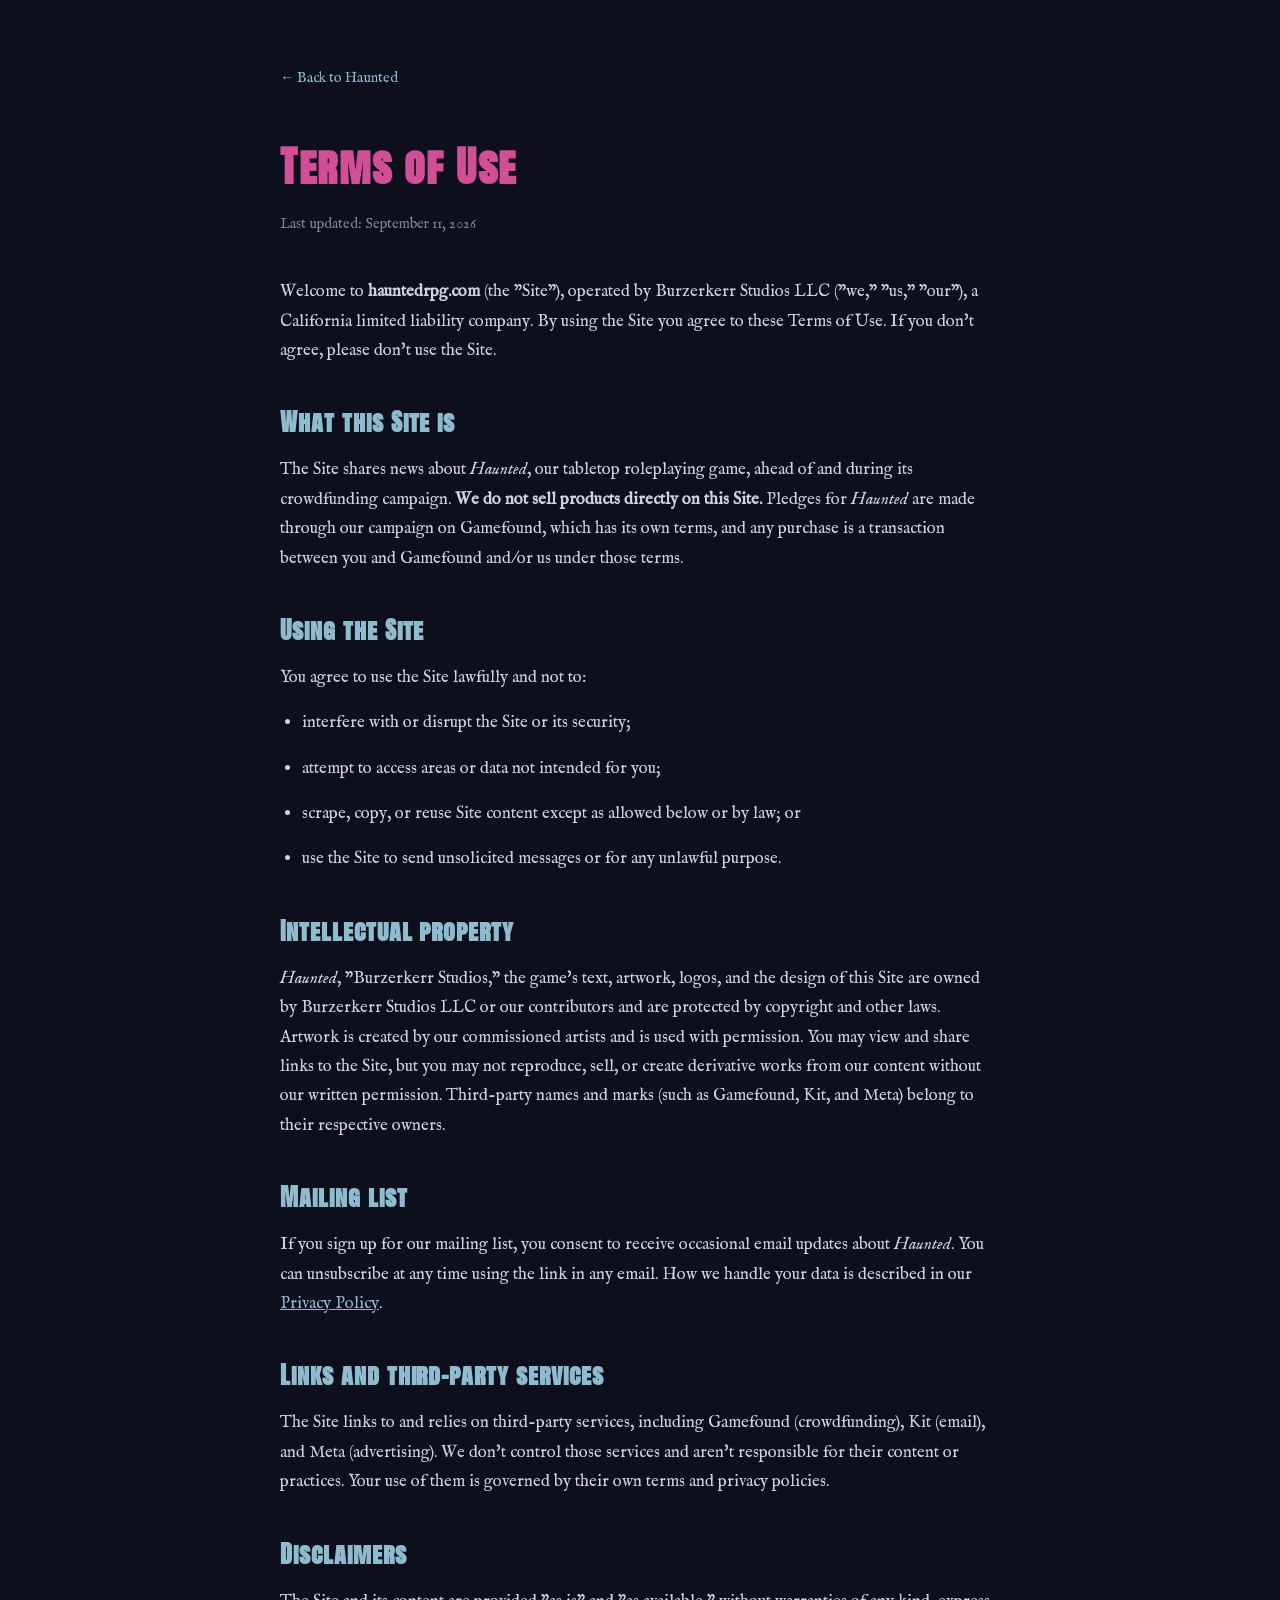
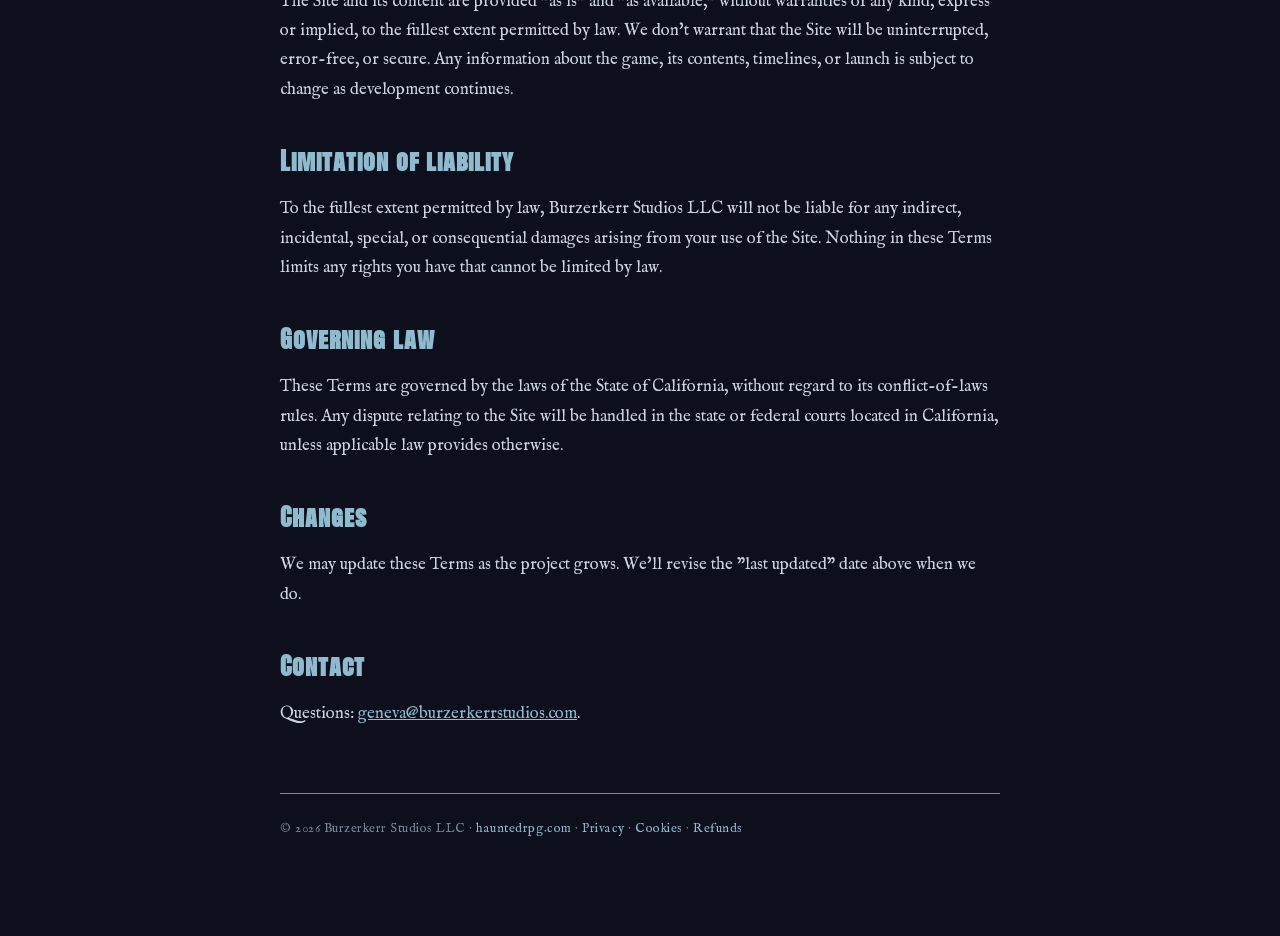
<file: terms.html>
<!DOCTYPE html>
<html lang="en">
<head>
  <meta charset="UTF-8">
  <meta name="viewport" content="width=device-width, initial-scale=1.0">
  <title>Terms of Use | Haunted | Burzerkerr Studios</title>
  <meta name="robots" content="noindex">
  <meta name="description" content="Terms of use for hauntedrpg.com: using the site, intellectual property, the mailing list, disclaimers, and governing law.">
  <link rel="canonical" href="https://hauntedrpg.com/terms.html">
  <link rel="preload" href="assets/fonts/im-fell-english-latin-400-normal.woff2" as="font" type="font/woff2" crossorigin>
  <link rel="stylesheet" href="assets/privacy.css?v=20260923">
</head>
<body>
  <div class="wrap">
    <a class="back" href="index.html">&larr; Back to Haunted</a>
    <h1>Terms of Use</h1>
    <p class="updated">Last updated: <time datetime="2026-09-11">September 11, 2026</time></p>

    <p>
      Welcome to <strong>hauntedrpg.com</strong> (the "Site"), operated by Burzerkerr Studios LLC
      ("we," "us," "our"), a California limited liability company. By using the Site you agree to these
      Terms of Use. If you don't agree, please don't use the Site.
    </p>

    <h2>What this Site is</h2>
    <p>
      The Site shares news about <em>Haunted</em>, our tabletop roleplaying game, ahead of and during its
      crowdfunding campaign. <strong>We do not sell products directly on this Site.</strong> Pledges for
      <em>Haunted</em> are made through our campaign on Gamefound, which has its own terms, and any purchase
      is a transaction between you and Gamefound and/or us under those terms.
    </p>

    <h2>Using the Site</h2>
    <p>You agree to use the Site lawfully and not to:</p>
    <ul>
      <li>interfere with or disrupt the Site or its security;</li>
      <li>attempt to access areas or data not intended for you;</li>
      <li>scrape, copy, or reuse Site content except as allowed below or by law; or</li>
      <li>use the Site to send unsolicited messages or for any unlawful purpose.</li>
    </ul>

    <h2>Intellectual property</h2>
    <p>
      <em>Haunted</em>, "Burzerkerr Studios," the game's text, artwork, logos, and the design of this Site
      are owned by Burzerkerr Studios LLC or our contributors and are protected by copyright and other laws.
      Artwork is created by our commissioned artists and is used with permission. You may view and share
      links to the Site, but you may not reproduce, sell, or create derivative works from our content without
      our written permission. Third-party names and marks (such as Gamefound, Kit, and Meta) belong to their
      respective owners.
    </p>

    <h2>Mailing list</h2>
    <p>
      If you sign up for our mailing list, you consent to receive occasional email updates about
      <em>Haunted</em>. You can unsubscribe at any time using the link in any email. How we handle your data
      is described in our <a href="privacy.html">Privacy Policy</a>.
    </p>

    <h2>Links and third-party services</h2>
    <p>
      The Site links to and relies on third-party services, including Gamefound (crowdfunding), Kit (email),
      and Meta (advertising). We don't control those services and aren't responsible for their content or
      practices. Your use of them is governed by their own terms and privacy policies.
    </p>

    <h2>Disclaimers</h2>
    <p>
      The Site and its content are provided "as is" and "as available," without warranties of any kind,
      express or implied, to the fullest extent permitted by law. We don't warrant that the Site will be
      uninterrupted, error-free, or secure. Any information about the game, its contents, timelines, or
      launch is subject to change as development continues.
    </p>

    <h2>Limitation of liability</h2>
    <p>
      To the fullest extent permitted by law, Burzerkerr Studios LLC will not be liable for any indirect,
      incidental, special, or consequential damages arising from your use of the Site. Nothing in these
      Terms limits any rights you have that cannot be limited by law.
    </p>

    <h2>Governing law</h2>
    <p>
      These Terms are governed by the laws of the State of California, without regard to its conflict-of-laws
      rules. Any dispute relating to the Site will be handled in the state or federal courts located in
      California, unless applicable law provides otherwise.
    </p>

    <h2>Changes</h2>
    <p>We may update these Terms as the project grows. We'll revise the "last updated" date above when we do.</p>

    <h2>Contact</h2>
    <p>Questions: <a href="mailto:geneva@burzerkerrstudios.com">geneva@burzerkerrstudios.com</a>.</p>
  </div>

  <footer class="pagefoot">
    &copy; 2026 Burzerkerr Studios LLC &middot; <a href="index.html">hauntedrpg.com</a> &middot; <a href="privacy.html">Privacy</a> &middot; <a href="cookies.html">Cookies</a> &middot; <a href="refund.html">Refunds</a>
  </footer>
</body>
</html>
</file>
<file: assets/privacy.css>
/* Self-hosted fonts (SIL OFL 1.1, via Fontsource). Served from our own origin so
   text isn't held hostage by a third-party stylesheet; font-display: swap shows
   the fallback immediately, then swaps in the real face. */
@font-face {
  font-family: 'IM Fell English'; font-style: normal; font-weight: 400; font-display: swap;
  src: url('fonts/im-fell-english-latin-400-normal.woff2') format('woff2');
}
@font-face {
  font-family: 'IM Fell English'; font-style: italic; font-weight: 400; font-display: swap;
  src: url('fonts/im-fell-english-latin-400-italic.woff2') format('woff2');
}
@font-face {
  font-family: 'Anton SC'; font-style: normal; font-weight: 400; font-display: swap;
  src: url('fonts/anton-sc-latin-400-normal.woff2') format('woff2');
}

    :root {
      --bg:           #0E0F1C;
      --candleflame:  #CDD4DF;
      --ghost-light:  #8FBBCF;
      --magenta:      #D24F97;
      --smoke-grey:   #7C8798;
      --font-body:    'IM Fell English', Georgia, serif;
      --font-heading: 'Anton SC', sans-serif;
    }
    *, *::before, *::after { box-sizing: border-box; margin: 0; padding: 0; }
    body {
      background: var(--bg);
      color: var(--candleflame);
      font-family: var(--font-body);
      line-height: 1.75;
      padding: 4rem 1.5rem 6rem;
    }
    .wrap { max-width: 720px; margin: 0 auto; }
    h1 {
      font-family: var(--font-heading);
      color: var(--magenta);
      font-size: clamp(1.8rem, 4vw, 2.6rem);
      letter-spacing: 0.04em;
      margin-bottom: 0.5rem;
    }
    .updated { color: var(--smoke-grey); font-size: 0.9rem; margin-bottom: 2.5rem; }
    h2 {
      font-family: var(--font-heading);
      color: var(--ghost-light);
      font-size: clamp(1.15rem, 2.2vw, 1.5rem);
      letter-spacing: 0.04em;
      margin: 2.25rem 0 0.75rem;
    }
    p, li { font-size: 1.05rem; margin-bottom: 1rem; }
    ul { padding-left: 1.4rem; margin-bottom: 1rem; }
    a { color: var(--ghost-light); }
    .back { display: inline-block; margin-bottom: 2.5rem; color: var(--ghost-light); text-decoration: none; font-size: 0.9rem; }
    .back:hover { text-decoration: underline; }
    strong { color: var(--candleflame); }
    .pagefoot {
      max-width: 720px;
      margin: 4rem auto 0;
      padding-top: 1.5rem;
      border-top: 1px solid var(--smoke-grey);
      font-size: 0.8rem;
      letter-spacing: 0.04em;
      color: var(--smoke-grey);
    }
    .pagefoot a { color: var(--ghost-light); text-decoration: none; }
    .pagefoot a:hover { text-decoration: underline; }
</file>
<file: press.css>
/* Self-hosted fonts (SIL OFL 1.1, via Fontsource). Served from our own origin so
   text isn't held hostage by a third-party stylesheet; font-display: swap shows
   the fallback immediately, then swaps in the real face. */
@font-face {
  font-family: 'IM Fell English'; font-style: normal; font-weight: 400; font-display: swap;
  src: url('assets/fonts/im-fell-english-latin-400-normal.woff2') format('woff2');
}
@font-face {
  font-family: 'IM Fell English'; font-style: italic; font-weight: 400; font-display: swap;
  src: url('assets/fonts/im-fell-english-latin-400-italic.woff2') format('woff2');
}
@font-face {
  font-family: 'Anton SC'; font-style: normal; font-weight: 400; font-display: swap;
  src: url('assets/fonts/anton-sc-latin-400-normal.woff2') format('woff2');
}

:root {
  --bg:          #0E0F1C;
  --candleflame: #CDD4DF;
  --ghost-light: #8FBBCF;
  --dried-blood: #3A3652;
  --smoke-grey:  #7C8798;
  --magenta:     #D24F97;
  --font-body:    'IM Fell English', Georgia, serif;
  --font-heading: 'Anton SC', sans-serif;
  --font-mono:    'Courier New', Courier, monospace;
}

*, *::before, *::after { box-sizing: border-box; margin: 0; padding: 0; }

body {
  background: var(--bg);
  color: var(--candleflame);
  font-family: var(--font-body);
  line-height: 1.75;
  padding: 3.5rem 1.5rem 5rem;
}

.wrap { max-width: 760px; margin: 0 auto; }

.back {
  display: inline-block;
  margin-bottom: 2.5rem;
  color: var(--ghost-light);
  text-decoration: none;
  font-family: var(--font-mono);
  font-size: 0.8rem;
  letter-spacing: 0.06em;
}
.back:hover { text-decoration: underline; }

.eyebrow {
  font-family: var(--font-mono);
  text-transform: uppercase;
  letter-spacing: 0.28em;
  font-size: 0.72rem;
  color: var(--smoke-grey);
  margin-bottom: 0.6rem;
}

h1 {
  font-family: var(--font-heading);
  color: var(--magenta);
  font-size: clamp(2rem, 5vw, 3rem);
  letter-spacing: 0.04em;
  line-height: 1.1;
  margin-bottom: 0.9rem;
}

.lede {
  font-style: italic;
  color: var(--ghost-light);
  font-size: clamp(1.05rem, 1.8vw, 1.25rem);
  margin-bottom: 2.5rem;
}

h2 {
  font-family: var(--font-heading);
  color: var(--ghost-light);
  font-size: clamp(1.2rem, 2.4vw, 1.6rem);
  letter-spacing: 0.04em;
  margin: 3rem 0 1rem;
  border-bottom: 1px solid var(--dried-blood);
  padding-bottom: 0.5rem;
}

h3 {
  font-family: var(--font-mono);
  text-transform: uppercase;
  letter-spacing: 0.16em;
  font-size: 0.8rem;
  color: var(--smoke-grey);
  margin: 1.75rem 0 0.4rem;
}

p, li { font-size: 1.08rem; margin-bottom: 1rem; }
ul { padding-left: 1.4rem; margin-bottom: 1rem; }
a { color: var(--ghost-light); }
strong { color: var(--candleflame); }

/* Fact sheet */
.facts { font-family: var(--font-mono); font-size: 0.95rem; margin-bottom: 1rem; }
.facts > div {
  display: flex;
  gap: 1.25rem;
  padding: 0.55rem 0;
  border-bottom: 1px solid var(--dried-blood);
}
.facts > div:last-child { border-bottom: none; }
.facts dt {
  color: var(--smoke-grey);
  text-transform: uppercase;
  letter-spacing: 0.12em;
  font-size: 0.72rem;
  flex: 0 0 9rem;
  padding-top: 0.2rem;
}
.facts dd { color: var(--candleflame); flex: 1; }

/* Lift-ready copy */
.lift {
  border-left: 2px solid var(--dried-blood);
  padding-left: 1.1rem;
  margin: 0.4rem 0 1.5rem;
}

/* The human-made statement - set apart */
.human-made {
  border-left: 2px solid var(--magenta);
  padding-left: 1.2rem;
  margin: 1.5rem 0;
  font-style: italic;
  color: var(--ghost-light);
}

/* FAQ */
.faq-q {
  color: var(--candleflame);
  font-style: italic;
  margin-bottom: 0.25rem;
}
.faq dt { margin-top: 1.25rem; }

.contact a { color: var(--magenta); }

.pagefoot {
  max-width: 760px;
  margin: 4rem auto 0;
  padding-top: 1.5rem;
  border-top: 1px solid var(--dried-blood);
  font-family: var(--font-mono);
  font-size: 0.75rem;
  letter-spacing: 0.06em;
  color: var(--smoke-grey);
}
.pagefoot a { color: var(--ghost-light); text-decoration: none; }
.pagefoot a:hover { text-decoration: underline; }
</file>
